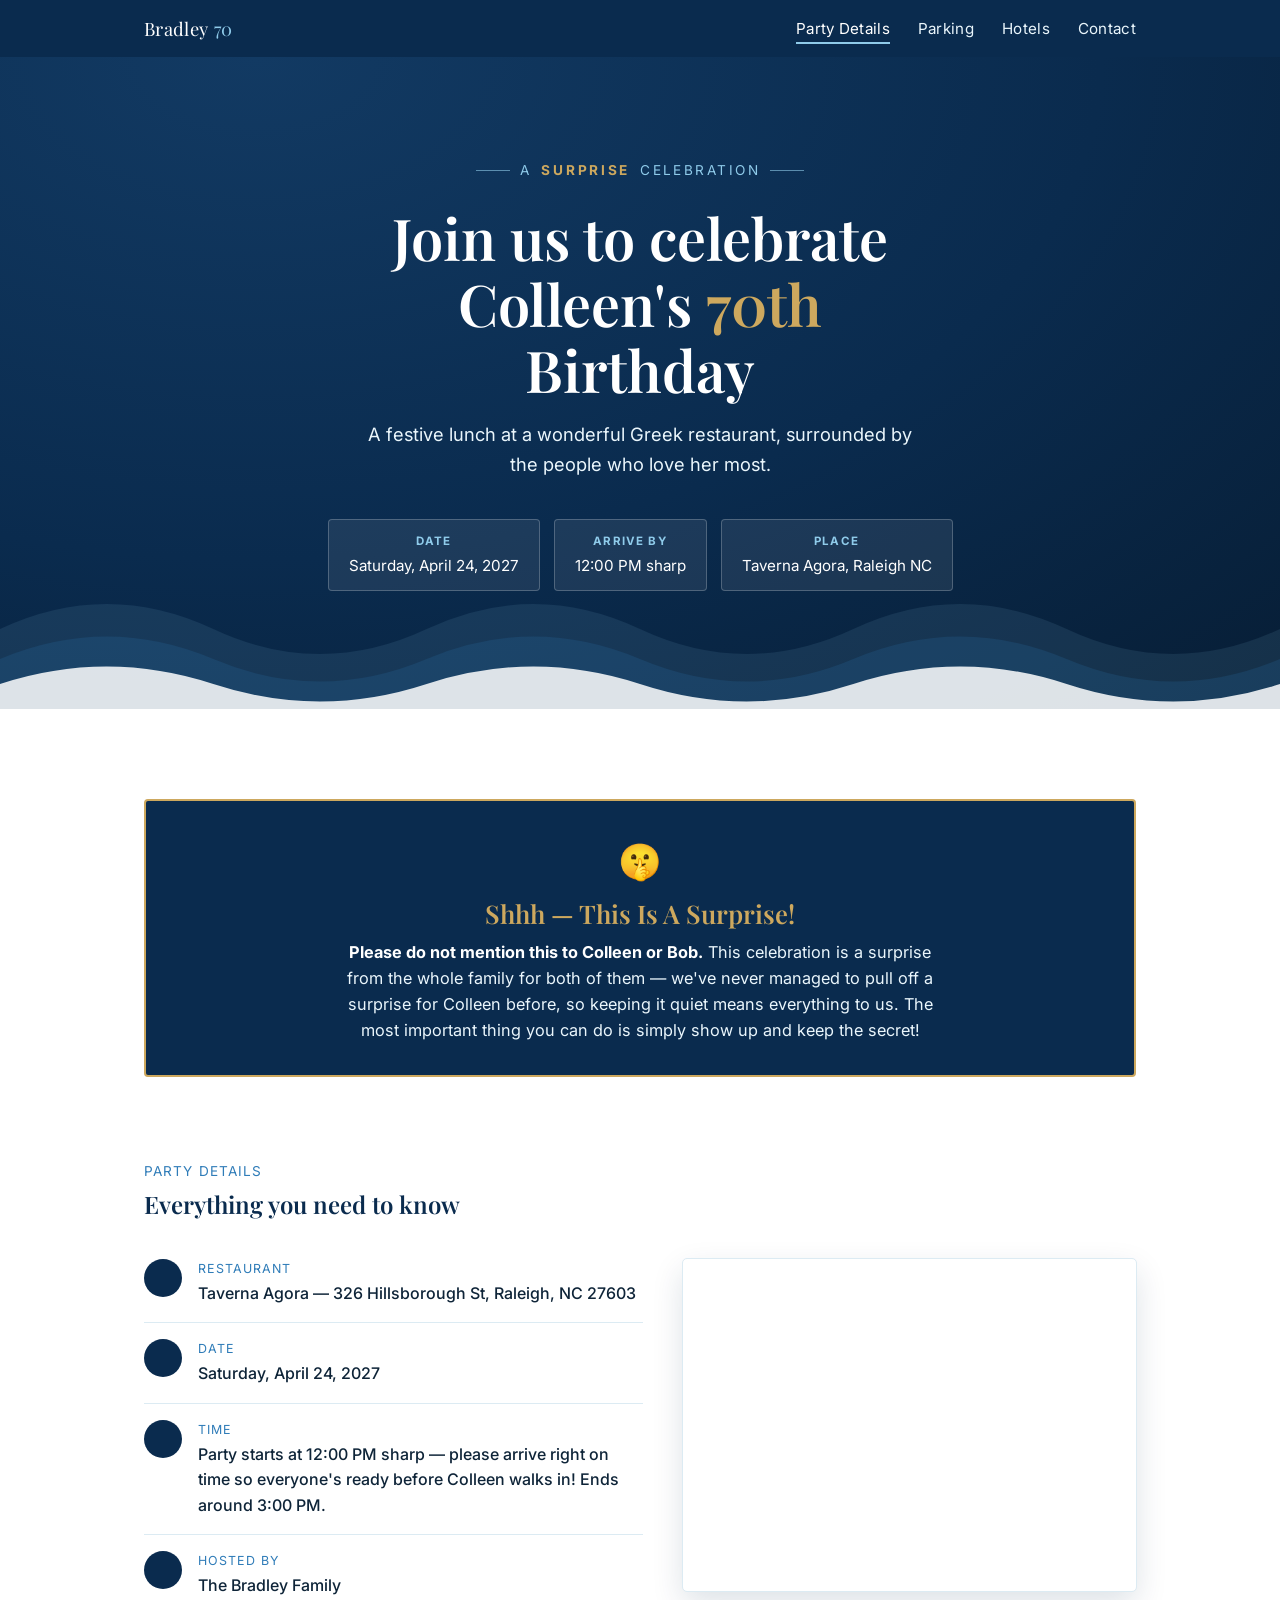
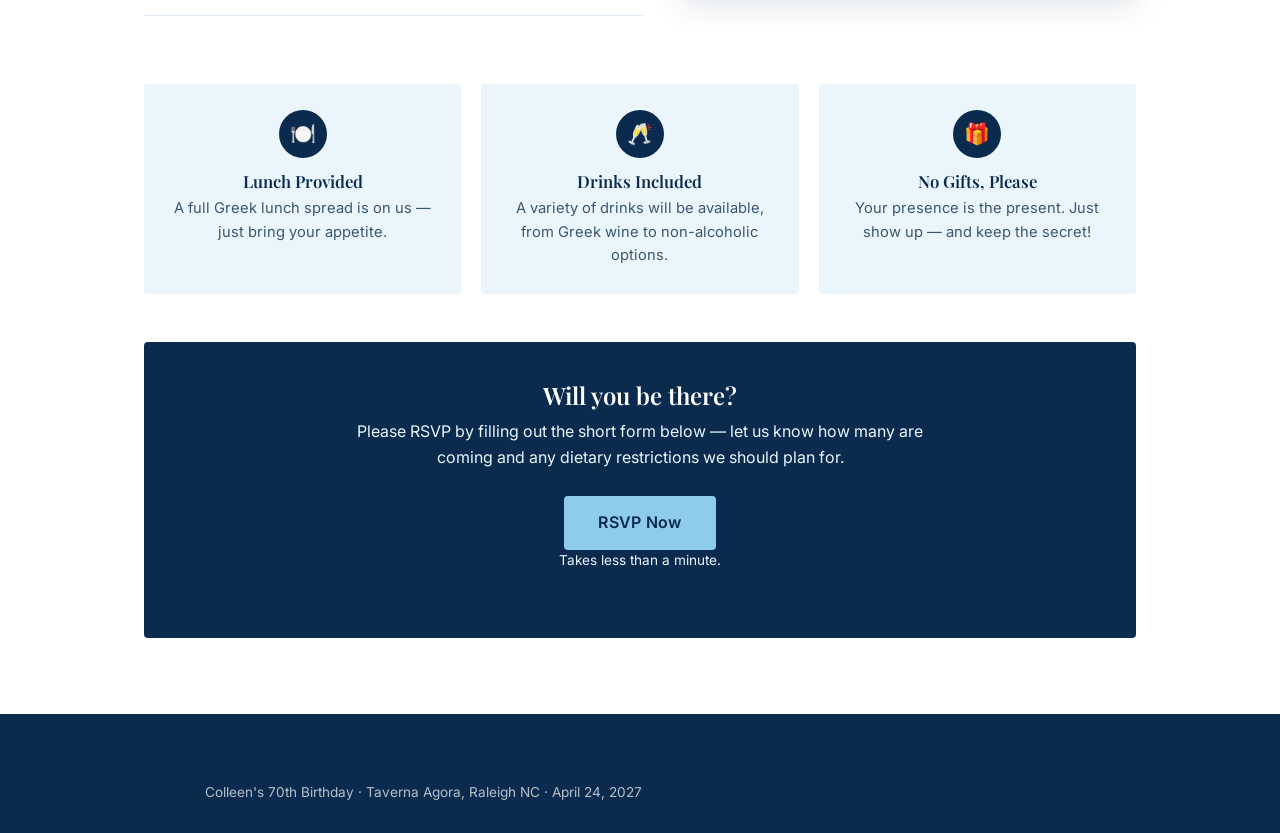
<file: index.html>
<!DOCTYPE html>
<html lang="en">
<head>
<script async src="https://www.googletagmanager.com/gtag/js?id=G-ZTTYRQSSDW"></script>
<script>
  window.dataLayer = window.dataLayer || [];
  function gtag(){dataLayer.push(arguments);}
  gtag('js', new Date());
  gtag('config', 'G-ZTTYRQSSDW');
</script>
<meta charset="UTF-8">
<meta name="viewport" content="width=device-width, initial-scale=1.0">
<title>Colleen's 70th Birthday Celebration | Taverna Agora</title>
<meta name="description" content="Join us for a surprise 70th birthday celebration for Colleen at Taverna Agora, Raleigh, NC.">
<link rel="preconnect" href="https://fonts.googleapis.com">
<link rel="preconnect" href="https://fonts.gstatic.com" crossorigin>
<link href="https://fonts.googleapis.com/css2?family=Playfair+Display:wght@600;700&family=Inter:wght@400;500;600&display=swap" rel="stylesheet">
<link rel="stylesheet" href="css/style.css">
</head>
<body>

<nav class="site-nav">
  <div class="container">
    <a href="index.html" class="brand">Bradley <em>70</em></a>
    <ul>
      <li><a href="index.html" class="nav-link active">Party Details</a></li>
      <li><a href="parking.html" class="nav-link">Parking</a></li>
      <li><a href="hotels.html" class="nav-link">Hotels</a></li>
      <li><a href="contact.html" class="nav-link">Contact</a></li>
    </ul>
  </div>
</nav>

<header class="hero">
  <div class="container">
    <span class="eyebrow-mark">A <em class="highlight">SURPRISE</em> CELEBRATION</span>
    <h1>Join us to celebrate<br>Colleen's <span class="age">70th</span> Birthday</h1>
    <p class="sub">A festive lunch at a wonderful Greek restaurant, surrounded by the people who love her most.</p>
    <div class="facts">
      <div class="fact"><strong>DATE</strong> Saturday, April 24, 2027</div>
      <div class="fact"><strong>ARRIVE BY</strong> 12:00 PM sharp</div>
      <div class="fact"><strong>PLACE</strong> Taverna Agora, Raleigh NC</div>
    </div>
  </div>
  <div class="waves"></div>
</header>

<div class="key-rule"></div>

<section class="section" style="padding-bottom: 0;">
  <div class="container">
    <div class="surprise-banner">
      <div class="shh-icon">🤫</div>
      <h2>Shhh — This Is A Surprise!</h2>
      <p><strong>Please do not mention this to Colleen or Bob.</strong> This celebration is a surprise from the whole family for both of them — we've never managed to pull off a surprise for Colleen before, so keeping it quiet means everything to us. The most important thing you can do is simply show up and keep the secret!</p>
    </div>
  </div>
</section>

<main>
  <section class="section" id="details">
    <div class="container">
      <div class="section-head">
        <span class="tag">PARTY DETAILS</span>
        <h2>Everything you need to know</h2>
      </div>

      <div class="detail-grid">
        <div>
          <ul class="detail-list">
            <li>
              <span class="icon">
                <svg viewBox="0 0 24 24" fill="none" xmlns="http://www.w3.org/2000/svg"><path d="M12 2C7.6 2 4 5.6 4 10c0 5.4 7 11.5 7.3 11.8.2.2.5.3.7.3s.5-.1.7-.3C13 21.5 20 15.4 20 10c0-4.4-3.6-8-8-8Zm0 11a3 3 0 1 1 0-6 3 3 0 0 1 0 6Z" fill="%23ffffff"/></svg>
              </span>
              <span>
                <span class="label">RESTAURANT</span>
                <span class="value">Taverna Agora — 326 Hillsborough St, Raleigh, NC 27603</span>
              </span>
            </li>
            <li>
              <span class="icon">
                <svg viewBox="0 0 24 24" fill="none" xmlns="http://www.w3.org/2000/svg"><rect x="3" y="4" width="18" height="17" rx="2" stroke="%23ffffff" stroke-width="1.6"/><path d="M3 9h18M8 2v4M16 2v4" stroke="%23ffffff" stroke-width="1.6" stroke-linecap="round"/></svg>
              </span>
              <span>
                <span class="label">DATE</span>
                <span class="value">Saturday, April 24, 2027</span>
              </span>
            </li>
            <li>
              <span class="icon">
                <svg viewBox="0 0 24 24" fill="none" xmlns="http://www.w3.org/2000/svg"><circle cx="12" cy="12" r="9" stroke="%23ffffff" stroke-width="1.6"/><path d="M12 7v5l3.5 2" stroke="%23ffffff" stroke-width="1.6" stroke-linecap="round"/></svg>
              </span>
              <span>
                <span class="label">TIME</span>
                <span class="value">Party starts at 12:00 PM sharp — please arrive right on time so everyone's ready before Colleen walks in! Ends around 3:00 PM.</span>
              </span>
            </li>
            <li>
              <span class="icon">
                <svg viewBox="0 0 24 24" fill="none" xmlns="http://www.w3.org/2000/svg"><path d="M4 20V10l8-6 8 6v10h-5v-6H9v6H4Z" stroke="%23ffffff" stroke-width="1.6" stroke-linejoin="round"/></svg>
              </span>
              <span>
                <span class="label">HOSTED BY</span>
                <span class="value">The Bradley Family</span>
              </span>
            </li>
          </ul>
        </div>

        <div class="map-frame">
          <iframe
            src="https://www.google.com/maps?q=326+Hillsborough+St,+Raleigh,+NC+27603&output=embed"
            allowfullscreen loading="lazy" referrerpolicy="no-referrer-when-downgrade"
            title="Map to Taverna Agora, 326 Hillsborough St, Raleigh, NC 27603"></iframe>
        </div>
      </div>

      <div class="provide-grid">
        <div class="provide-card">
          <div class="icon-circle">🍽️</div>
          <h3>Lunch Provided</h3>
          <p>A full Greek lunch spread is on us — just bring your appetite.</p>
        </div>
        <div class="provide-card">
          <div class="icon-circle">🥂</div>
          <h3>Drinks Included</h3>
          <p>A variety of drinks will be available, from Greek wine to non-alcoholic options.</p>
        </div>
        <div class="provide-card">
          <div class="icon-circle">🎁</div>
          <h3>No Gifts, Please</h3>
          <p>Your presence is the present. Just show up — and keep the secret!</p>
        </div>
      </div>

      <div class="rsvp-box">
        <h2>Will you be there?</h2>
        <p>Please RSVP by filling out the short form below — let us know how many are coming and any dietary restrictions we should plan for.</p>
        <a class="btn" href="https://docs.google.com/forms/d/e/1FAIpQLSdZSGmKIFh0bM7-O-mMtYijqo8UPM6EqAW4TR5RbbBrbN6z6A/viewform?usp=header" target="_blank" rel="noopener">RSVP Now</a>
        <p class="rsvp-note">Takes less than a minute.</p>
      </div>
    </div>
  </section>
</main>

<footer class="site-footer">
  <div class="container">
    <div class="key-rule on-light"></div>
    <p style="margin:0;">Colleen's 70th Birthday · Taverna Agora, Raleigh NC · April 24, 2027</p>
  </div>
</footer>

</body>
</html>
</file>
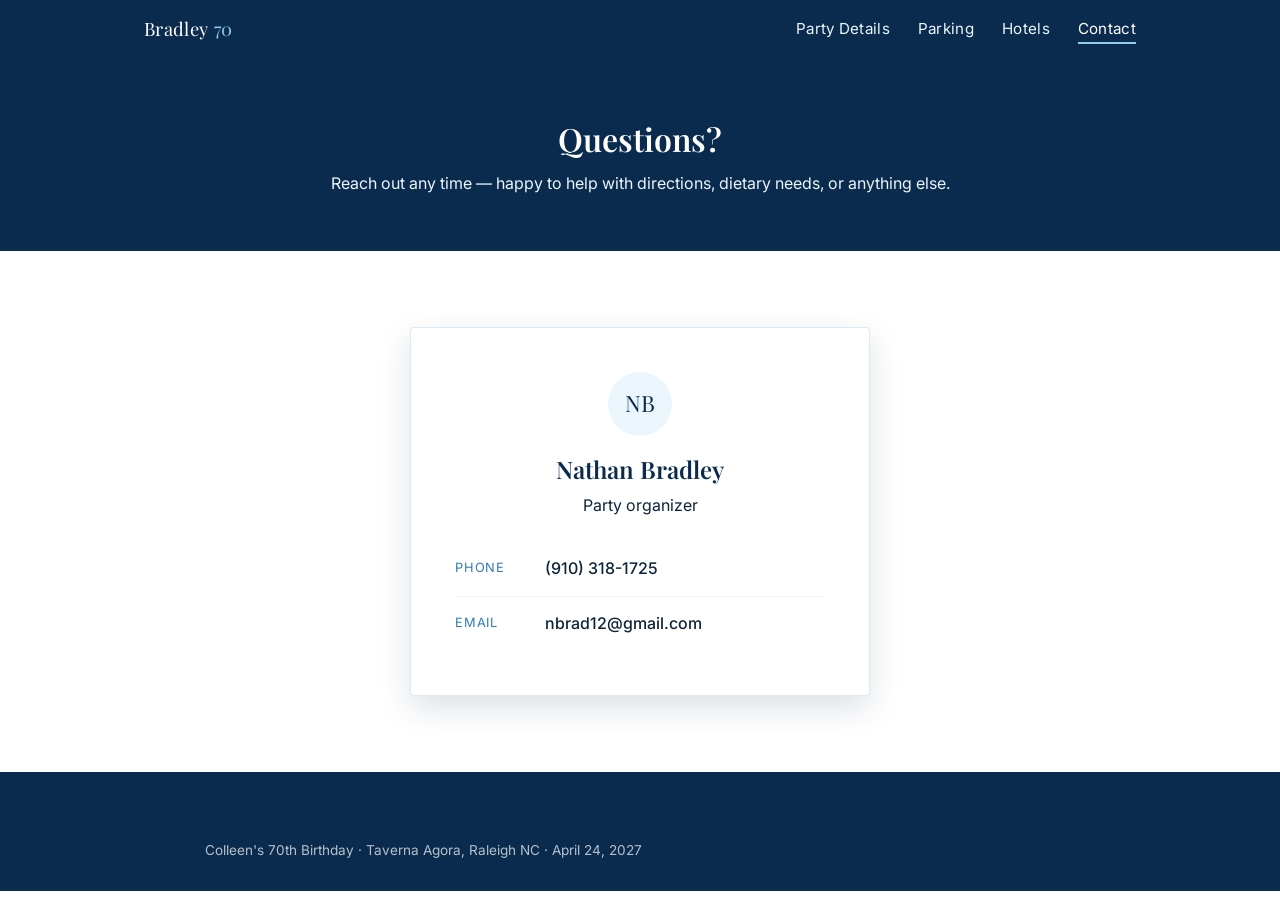
<file: contact.html>
<!DOCTYPE html>
<html lang="en">
<head>
 <script async src="https://www.googletagmanager.com/gtag/js?id=G-ZTTYRQSSDW"></script>
<script>
  window.dataLayer = window.dataLayer || [];
  function gtag(){dataLayer.push(arguments);}
  gtag('js', new Date());
  gtag('config', 'G-ZTTYRQSSDW');
</script>
<meta charset="UTF-8">
<meta name="viewport" content="width=device-width, initial-scale=1.0">
<title>Contact | Colleen's 70th Birthday</title>
<link rel="preconnect" href="https://fonts.googleapis.com">
<link rel="preconnect" href="https://fonts.gstatic.com" crossorigin>
<link href="https://fonts.googleapis.com/css2?family=Playfair+Display:wght@600;700&family=Inter:wght@400;500;600&display=swap" rel="stylesheet">
<link rel="stylesheet" href="css/style.css">
</head>
<body>

<nav class="site-nav">
  <div class="container">
    <a href="index.html" class="brand">Bradley <em>70</em></a>
    <ul>
      <li><a href="index.html" class="nav-link">Party Details</a></li>
      <li><a href="parking.html" class="nav-link">Parking</a></li>
      <li><a href="hotels.html" class="nav-link">Hotels</a></li>
      <li><a href="contact.html" class="nav-link active">Contact</a></li>
    </ul>
  </div>
</nav>

<header class="page-header">
  <div class="container">
    <h1>Questions?</h1>
    <p>Reach out any time — happy to help with directions, dietary needs, or anything else.</p>
  </div>
</header>

<main class="section">
  <div class="container">
    <div class="contact-card">
      <div class="avatar-mark">NB</div>
      <h2>Nathan Bradley</h2>
      <p style="margin:0 auto; text-align:center;">Party organizer</p>

      <ul class="contact-rows">
        <li>
          <span class="label">PHONE</span>
          <span class="value"><a href="tel:+19103181725">(910) 318-1725</a></span>
        </li>
        <li>
          <span class="label">EMAIL</span>
          <span class="value"><a href="mailto:nbrad12@gmail.com">nbrad12@gmail.com</a></span>
        </li>
      </ul>
    </div>
  </div>
</main>

<footer class="site-footer">
  <div class="container">
    <div class="key-rule on-light"></div>
    <p style="margin:0;">Colleen's 70th Birthday · Taverna Agora, Raleigh NC · April 24, 2027</p>
  </div>
</footer>

</body>
</html>
</file>
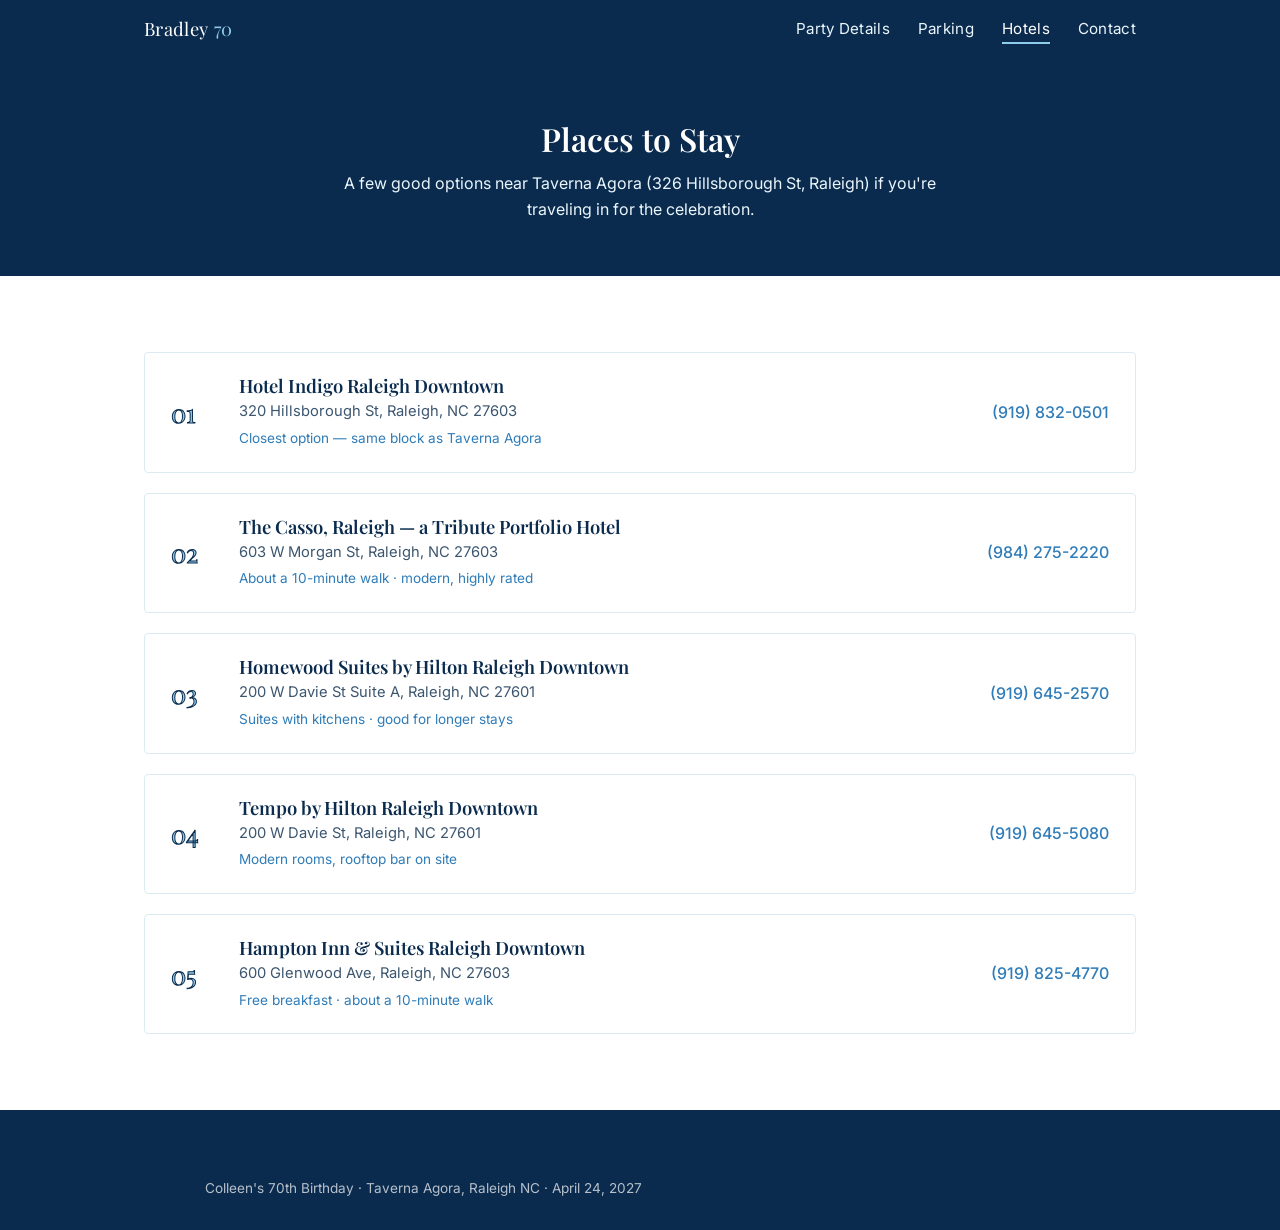
<file: hotels.html>
<!DOCTYPE html>
<html lang="en">
<head>
  <script async src="https://www.googletagmanager.com/gtag/js?id=G-ZTTYRQSSDW"></script>
<script>
  window.dataLayer = window.dataLayer || [];
  function gtag(){dataLayer.push(arguments);}
  gtag('js', new Date());
  gtag('config', 'G-ZTTYRQSSDW');
</script>
<meta charset="UTF-8">
<meta name="viewport" content="width=device-width, initial-scale=1.0">
<title>Nearby Hotels | Colleen's 70th Birthday</title>
<link rel="preconnect" href="https://fonts.googleapis.com">
<link rel="preconnect" href="https://fonts.gstatic.com" crossorigin>
<link href="https://fonts.googleapis.com/css2?family=Playfair+Display:wght@600;700&family=Inter:wght@400;500;600&display=swap" rel="stylesheet">
<link rel="stylesheet" href="css/style.css">
</head>
<body>

<nav class="site-nav">
  <div class="container">
    <a href="index.html" class="brand">Bradley <em>70</em></a>
    <ul>
      <li><a href="index.html" class="nav-link">Party Details</a></li>
      <li><a href="parking.html" class="nav-link">Parking</a></li>
      <li><a href="hotels.html" class="nav-link active">Hotels</a></li>
      <li><a href="contact.html" class="nav-link">Contact</a></li>
    </ul>
  </div>
</nav>

<header class="page-header">
  <div class="container">
    <h1>Places to Stay</h1>
    <p>A few good options near Taverna Agora (326 Hillsborough St, Raleigh) if you're traveling in for the celebration.</p>
  </div>
</header>

<main class="section">
  <div class="container">
    <div class="hotel-list">

      <div class="hotel-card">
        <span class="num">01</span>
        <div>
          <h3>Hotel Indigo Raleigh Downtown</h3>
          <div class="addr">320 Hillsborough St, Raleigh, NC 27603</div>
          <div class="meta">Closest option — same block as Taverna Agora</div>
        </div>
        <div class="phone"><a href="tel:+19198320501">(919) 832-0501</a></div>
      </div>

      <div class="hotel-card">
        <span class="num">02</span>
        <div>
          <h3>The Casso, Raleigh — a Tribute Portfolio Hotel</h3>
          <div class="addr">603 W Morgan St, Raleigh, NC 27603</div>
          <div class="meta">About a 10-minute walk · modern, highly rated</div>
        </div>
        <div class="phone"><a href="tel:+19842752220">(984) 275-2220</a></div>
      </div>

      <div class="hotel-card">
        <span class="num">03</span>
        <div>
          <h3>Homewood Suites by Hilton Raleigh Downtown</h3>
          <div class="addr">200 W Davie St Suite A, Raleigh, NC 27601</div>
          <div class="meta">Suites with kitchens · good for longer stays</div>
        </div>
        <div class="phone"><a href="tel:+19196452570">(919) 645-2570</a></div>
      </div>

      <div class="hotel-card">
        <span class="num">04</span>
        <div>
          <h3>Tempo by Hilton Raleigh Downtown</h3>
          <div class="addr">200 W Davie St, Raleigh, NC 27601</div>
          <div class="meta">Modern rooms, rooftop bar on site</div>
        </div>
        <div class="phone"><a href="tel:+19196455080">(919) 645-5080</a></div>
      </div>

      <div class="hotel-card">
        <span class="num">05</span>
        <div>
          <h3>Hampton Inn &amp; Suites Raleigh Downtown</h3>
          <div class="addr">600 Glenwood Ave, Raleigh, NC 27603</div>
          <div class="meta">Free breakfast · about a 10-minute walk</div>
        </div>
        <div class="phone"><a href="tel:+19198254770">(919) 825-4770</a></div>
      </div>

    </div>
  </div>
</main>

<footer class="site-footer">
  <div class="container">
    <div class="key-rule on-light"></div>
    <p style="margin:0;">Colleen's 70th Birthday · Taverna Agora, Raleigh NC · April 24, 2027</p>
  </div>
</footer>

</body>
</html>
</file>
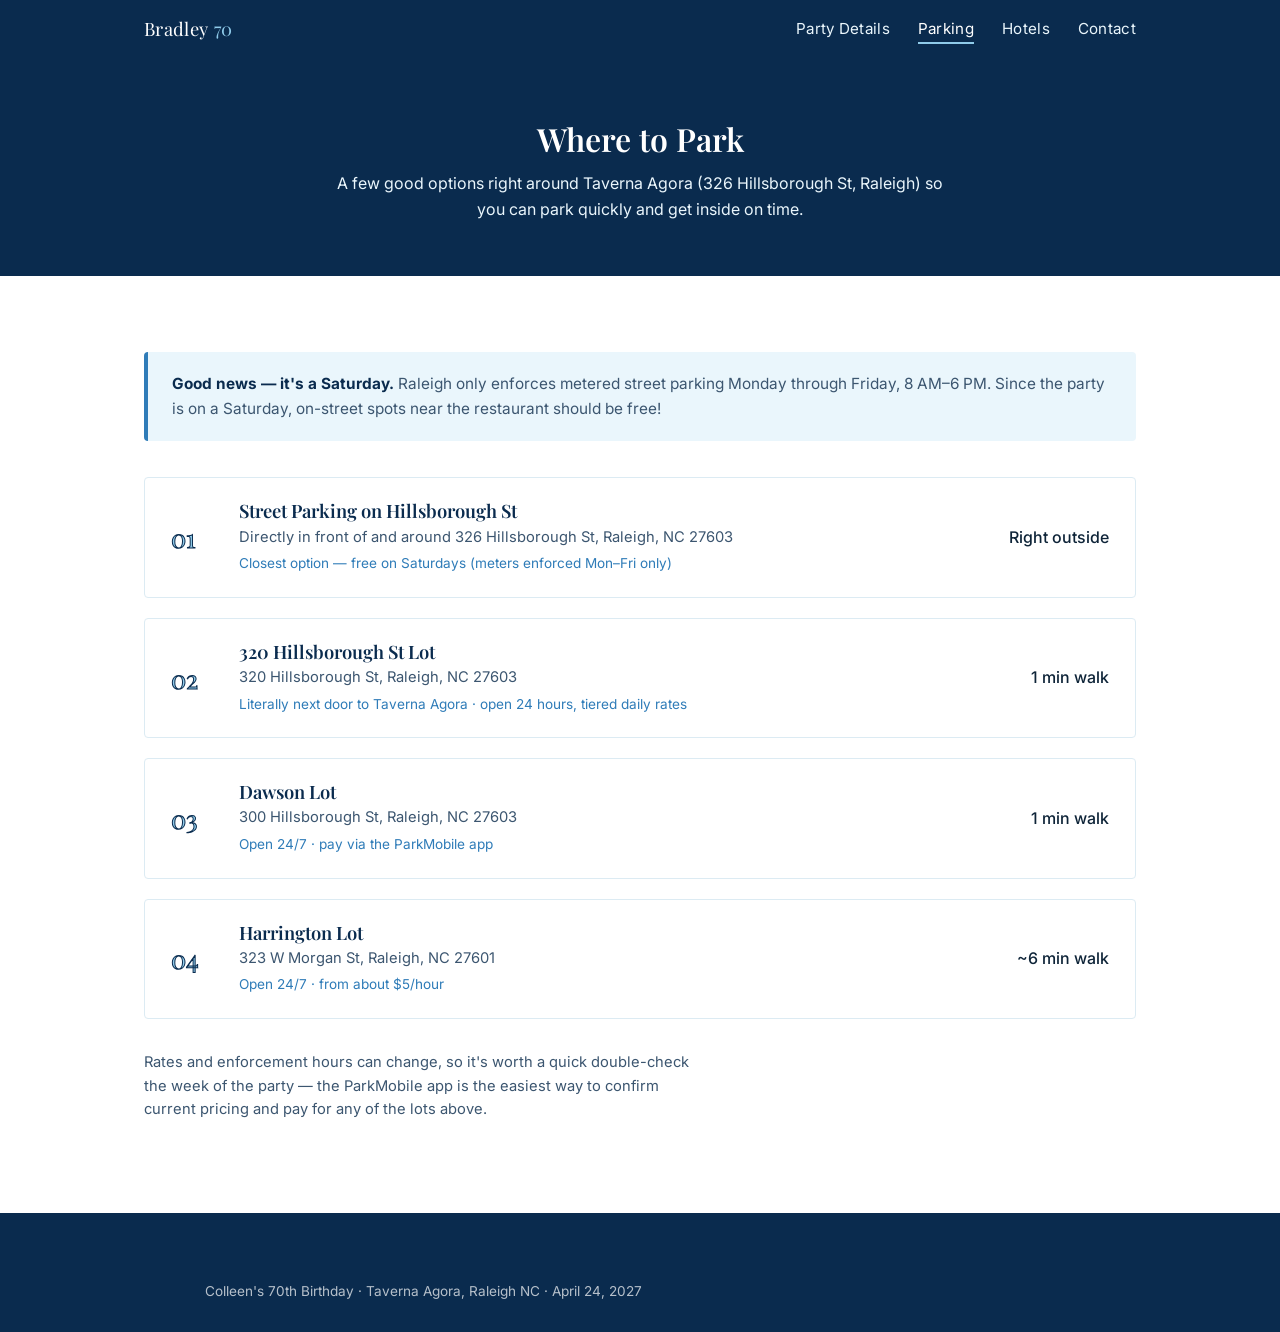
<file: parking.html>
<!DOCTYPE html>
<html lang="en">
<head>
  <script async src="https://www.googletagmanager.com/gtag/js?id=G-ZTTYRQSSDW"></script>
<script>
  window.dataLayer = window.dataLayer || [];
  function gtag(){dataLayer.push(arguments);}
  gtag('js', new Date());
  gtag('config', 'G-ZTTYRQSSDW');
</script>
<meta charset="UTF-8">
<meta name="viewport" content="width=device-width, initial-scale=1.0">
<title>Parking | Colleen's 70th Birthday</title>
<link rel="preconnect" href="https://fonts.googleapis.com">
<link rel="preconnect" href="https://fonts.gstatic.com" crossorigin>
<link href="https://fonts.googleapis.com/css2?family=Playfair+Display:wght@600;700&family=Inter:wght@400;500;600&display=swap" rel="stylesheet">
<link rel="stylesheet" href="css/style.css">
</head>
<body>

<nav class="site-nav">
  <div class="container">
    <a href="index.html" class="brand">Bradley <em>70</em></a>
    <ul>
      <li><a href="index.html" class="nav-link">Party Details</a></li>
      <li><a href="parking.html" class="nav-link active">Parking</a></li>
      <li><a href="hotels.html" class="nav-link">Hotels</a></li>
      <li><a href="contact.html" class="nav-link">Contact</a></li>
    </ul>
  </div>
</nav>

<header class="page-header">
  <div class="container">
    <h1>Where to Park</h1>
    <p>A few good options right around Taverna Agora (326 Hillsborough St, Raleigh) so you can park quickly and get inside on time.</p>
  </div>
</header>

<main class="section">
  <div class="container">

    <div class="expect-note" style="margin-bottom: 36px;">
      <strong>Good news — it's a Saturday.</strong> Raleigh only enforces metered street parking Monday through Friday, 8 AM–6 PM. Since the party is on a Saturday, on-street spots near the restaurant should be free!
    </div>

    <div class="hotel-list">

      <div class="hotel-card">
        <span class="num">01</span>
        <div>
          <h3>Street Parking on Hillsborough St</h3>
          <div class="addr">Directly in front of and around 326 Hillsborough St, Raleigh, NC 27603</div>
          <div class="meta">Closest option — free on Saturdays (meters enforced Mon–Fri only)</div>
        </div>
        <div class="phone">Right outside</div>
      </div>

      <div class="hotel-card">
        <span class="num">02</span>
        <div>
          <h3>320 Hillsborough St Lot</h3>
          <div class="addr">320 Hillsborough St, Raleigh, NC 27603</div>
          <div class="meta">Literally next door to Taverna Agora · open 24 hours, tiered daily rates</div>
        </div>
        <div class="phone">1 min walk</div>
      </div>

      <div class="hotel-card">
        <span class="num">03</span>
        <div>
          <h3>Dawson Lot</h3>
          <div class="addr">300 Hillsborough St, Raleigh, NC 27603</div>
          <div class="meta">Open 24/7 · pay via the ParkMobile app</div>
        </div>
        <div class="phone">1 min walk</div>
      </div>

      <div class="hotel-card">
        <span class="num">04</span>
        <div>
          <h3>Harrington Lot</h3>
          <div class="addr">323 W Morgan St, Raleigh, NC 27601</div>
          <div class="meta">Open 24/7 · from about $5/hour</div>
        </div>
        <div class="phone">~6 min walk</div>
      </div>

    </div>

    <p style="margin-top: 32px; color: var(--ink-soft); font-size: 0.92rem;">Rates and enforcement hours can change, so it's worth a quick double-check the week of the party — the ParkMobile app is the easiest way to confirm current pricing and pay for any of the lots above.</p>
  </div>
</main>

<footer class="site-footer">
  <div class="container">
    <div class="key-rule on-light"></div>
    <p style="margin:0;">Colleen's 70th Birthday · Taverna Agora, Raleigh NC · April 24, 2027</p>
  </div>
</footer>

</body>
</html>
</file>
<file: css/style.css>
/* ==========================================================================
   Mom's 70th Birthday — shared styles
   Palette: deep Aegean navy, Santorini blue, sky blue, white
   Type: Playfair Display (display) + Inter (body)
   ========================================================================== */

:root {
  --navy-deep: #0a2b4e;
  --navy: #123a63;
  --blue: #2f7cb8;
  --sky: #8fcbea;
  --sky-pale: #eaf6fc;
  --white: #ffffff;
  --ink: #0e2438;
  --ink-soft: #3c5670;
  --gold: #cda85e; /* single, sparing accent — used only for the "70" */

  --radius: 4px;
  --max-width: 1040px;
  --shadow: 0 12px 32px rgba(10, 43, 78, 0.14);
}

* { box-sizing: border-box; }

html {
  scroll-behavior: smooth;
}

body {
  margin: 0;
  font-family: 'Inter', -apple-system, BlinkMacSystemFont, 'Segoe UI', sans-serif;
  color: var(--ink);
  background: var(--white);
  line-height: 1.6;
  -webkit-font-smoothing: antialiased;
}

h1, h2, h3, .display {
  font-family: 'Playfair Display', Georgia, serif;
  font-weight: 600;
  color: var(--navy-deep);
  margin: 0 0 0.4em 0;
  line-height: 1.15;
}

p { margin: 0 0 1em 0; max-width: 62ch; }

a { color: var(--blue); }

img, svg { max-width: 100%; display: block; }

.container {
  max-width: var(--max-width);
  margin: 0 auto;
  padding: 0 24px;
}

/* ---------- Greek key motif ---------- */
.key-rule {
  height: 14px;
  width: 100%;
  background-image: url("data:image/svg+xml,%3Csvg xmlns='http://www.w3.org/2000/svg' width='28' height='14' viewBox='0 0 28 14'%3E%3Cpath d='M0 14V0h28v4H8v2h16v4H8v2h20v2z' fill='%23ffffff'/%3E%3C/svg%3E");
  background-repeat: repeat-x;
  background-size: 28px 14px;
  opacity: 0.9;
}
.key-rule.on-light {
  background-image: url("data:image/svg+xml,%3Csvg xmlns='http://www.w3.org/2000/svg' width='28' height='14' viewBox='0 0 28 14'%3E%3Cpath d='M0 14V0h28v4H8v2h16v4H8v2h20v2z' fill='%230a2b4e'/%3E%3C/svg%3E");
  opacity: 0.15;
}

/* ---------- Nav ---------- */
.site-nav {
  background: var(--navy-deep);
  position: sticky;
  top: 0;
  z-index: 50;
}
.site-nav .container {
  display: flex;
  align-items: center;
  justify-content: space-between;
  padding-top: 14px;
  padding-bottom: 14px;
}
.site-nav .brand {
  font-family: 'Playfair Display', serif;
  color: var(--white);
  font-size: 1.15rem;
  letter-spacing: 0.02em;
  text-decoration: none;
}
.site-nav .brand em { color: var(--sky); font-style: normal; }
.site-nav ul {
  list-style: none;
  display: flex;
  gap: 28px;
  margin: 0;
  padding: 0;
}
.site-nav a.nav-link {
  color: var(--sky-pale);
  text-decoration: none;
  font-size: 0.95rem;
  letter-spacing: 0.02em;
  padding-bottom: 4px;
  border-bottom: 2px solid transparent;
  transition: border-color 0.2s ease, color 0.2s ease;
}
.site-nav a.nav-link:hover,
.site-nav a.nav-link.active {
  color: var(--white);
  border-bottom-color: var(--sky);
}
.nav-toggle { display: none; }

@media (max-width: 640px) {
  .site-nav .container { flex-wrap: wrap; }
  .site-nav ul { width: 100%; justify-content: center; gap: 20px; padding-top: 10px; flex-wrap: wrap; }
}

/* ---------- Hero ---------- */
.hero {
  position: relative;
  overflow: hidden;
  background: radial-gradient(120% 140% at 20% 0%, var(--navy) 0%, var(--navy-deep) 55%, #071d34 100%);
  color: var(--white);
  padding: 96px 0 110px;
  text-align: center;
}
.hero .waves {
  position: absolute;
  inset: auto 0 0 0;
  height: 140px;
  background-image: url("data:image/svg+xml,%3Csvg xmlns='http://www.w3.org/2000/svg' viewBox='0 0 1200 140' preserveAspectRatio='none'%3E%3Cpath d='M0 60 Q 100 10 200 60 T 400 60 T 600 60 T 800 60 T 1000 60 T 1200 60 V140 H0 Z' fill='%238fcbea' fill-opacity='0.10'/%3E%3Cpath d='M0 90 Q 100 45 200 90 T 400 90 T 600 90 T 800 90 T 1000 90 T 1200 90 V140 H0 Z' fill='%232f7cb8' fill-opacity='0.18'/%3E%3Cpath d='M0 115 Q 100 80 200 115 T 400 115 T 600 115 T 800 115 T 1000 115 T 1200 115 V140 H0 Z' fill='%23ffffff' fill-opacity='0.85'/%3E%3C/svg%3E");
  background-repeat: no-repeat;
  background-size: 100% 100%;
}
.hero .eyebrow-mark {
  display: inline-flex;
  align-items: center;
  gap: 10px;
  color: var(--sky);
  font-size: 0.85rem;
  letter-spacing: 0.18em;
  margin-bottom: 22px;
}
.hero .eyebrow-mark::before,
.hero .eyebrow-mark::after {
  content: "";
  width: 34px;
  height: 1px;
  background: var(--sky);
  opacity: 0.6;
}
.hero .eyebrow-mark em.highlight {
  font-style: normal;
  color: var(--gold);
  font-weight: 700;
  letter-spacing: 0.2em;
}
.hero h1 {
  color: var(--white);
  font-size: clamp(2.2rem, 5vw, 3.6rem);
  max-width: 16ch;
  margin: 0 auto 18px;
}
.hero h1 .age {
  color: var(--gold);
}
.hero .sub {
  color: var(--sky-pale);
  font-size: 1.15rem;
  max-width: 46ch;
  margin: 0 auto 40px;
}
.hero .facts {
  display: flex;
  flex-wrap: wrap;
  justify-content: center;
  gap: 14px;
  margin-bottom: 8px;
}
.hero .fact {
  background: rgba(255,255,255,0.08);
  border: 1px solid rgba(255,255,255,0.22);
  border-radius: var(--radius);
  padding: 12px 20px;
  font-size: 0.95rem;
  color: var(--white);
}
.hero .fact strong { color: var(--sky); display: block; font-size: 0.72rem; letter-spacing: 0.1em; margin-bottom: 3px; }

/* ---------- Section ---------- */
.section {
  padding: 76px 0;
}
.section.alt {
  background: var(--sky-pale);
}
.section-head {
  margin-bottom: 40px;
}
.section-head .tag {
  color: var(--blue);
  font-size: 0.85rem;
  letter-spacing: 0.08em;
  display: block;
  margin-bottom: 8px;
}

/* ---------- Party detail card ---------- */
.detail-grid {
  display: grid;
  grid-template-columns: 1.1fr 1fr;
  gap: 40px;
  align-items: start;
}
@media (max-width: 800px) {
  .detail-grid { grid-template-columns: 1fr; }
}
.detail-list {
  list-style: none;
  margin: 0 0 28px 0;
  padding: 0;
}
.detail-list li {
  display: flex;
  gap: 16px;
  padding: 16px 0;
  border-bottom: 1px solid #dcebf3;
}
.detail-list li:first-child { padding-top: 0; }
.detail-list .icon {
  flex: none;
  width: 38px;
  height: 38px;
  border-radius: 50%;
  background: var(--navy-deep);
  display: flex;
  align-items: center;
  justify-content: center;
}
.detail-list .icon svg { width: 18px; height: 18px; }
.detail-list .label {
  font-size: 0.78rem;
  letter-spacing: 0.08em;
  color: var(--blue);
  display: block;
  margin-bottom: 2px;
}
.detail-list .value { color: var(--ink); font-weight: 500; }

.map-frame {
  border-radius: var(--radius);
  overflow: hidden;
  box-shadow: var(--shadow);
  border: 6px solid var(--white);
  outline: 1px solid #dcebf3;
}
.map-frame iframe { width: 100%; height: 320px; border: 0; display: block; }

/* ---------- Surprise banner ---------- */
.surprise-banner {
  background: var(--navy-deep);
  border: 2px solid var(--gold);
  border-radius: var(--radius);
  padding: 32px 36px;
  margin: 0 0 8px;
  text-align: center;
  color: var(--white);
}
.surprise-banner .shh-icon { font-size: 2.2rem; margin-bottom: 10px; }
.surprise-banner h2 { color: var(--gold); font-size: 1.6rem; margin-bottom: 10px; }
.surprise-banner p { color: var(--sky-pale); max-width: 60ch; margin: 0 auto; font-size: 1.02rem; }
.surprise-banner p strong { color: var(--white); }

/* ---------- What we're providing ---------- */
.provide-grid {
  display: grid;
  grid-template-columns: repeat(3, 1fr);
  gap: 20px;
  margin: 40px 0 0;
}
@media (max-width: 800px) { .provide-grid { grid-template-columns: 1fr; } }
.provide-card {
  background: var(--sky-pale);
  border-radius: var(--radius);
  padding: 26px 22px;
  text-align: center;
}
.provide-card .icon-circle {
  width: 48px; height: 48px; border-radius: 50%; background: var(--navy-deep);
  display: flex; align-items: center; justify-content: center; margin: 0 auto 14px;
  font-size: 1.3rem;
}
.provide-card h3 { font-size: 1.05rem; margin-bottom: 6px; }
.provide-card p { font-size: 0.92rem; color: var(--ink-soft); margin: 0; }

.expect-note {
  background: var(--sky-pale);
  border-left: 4px solid var(--blue);
  border-radius: var(--radius);
  padding: 20px 24px;
  color: var(--ink-soft);
  font-size: 0.96rem;
}
.expect-note strong { color: var(--navy-deep); }

/* ---------- RSVP ---------- */
.rsvp-box {
  background: var(--navy-deep);
  color: var(--white);
  border-radius: var(--radius);
  padding: 40px;
  text-align: center;
  margin-top: 48px;
}
.rsvp-box h2 { color: var(--white); }
.rsvp-box p { color: var(--sky-pale); margin: 0 auto 26px; }
.btn {
  display: inline-block;
  background: var(--sky);
  color: var(--navy-deep);
  font-weight: 600;
  text-decoration: none;
  padding: 14px 34px;
  border-radius: var(--radius);
  letter-spacing: 0.02em;
  transition: transform 0.15s ease, background 0.15s ease;
}
.btn:hover { background: var(--white); transform: translateY(-1px); }
.rsvp-note { color: rgba(255,255,255,0.6); font-size: 0.85rem; margin-top: 18px; margin-bottom: 0; }

/* ---------- Simple page header (contact / hotels) ---------- */
.page-header {
  background: var(--navy-deep);
  color: var(--white);
  padding: 64px 0 54px;
  text-align: center;
}
.page-header h1 { color: var(--white); }
.page-header p { color: var(--sky-pale); margin: 0 auto; }

/* ---------- Contact page ---------- */
.contact-card {
  max-width: 460px;
  margin: 0 auto;
  background: var(--white);
  border: 1px solid #dcebf3;
  border-radius: var(--radius);
  box-shadow: var(--shadow);
  padding: 44px;
  text-align: center;
}
.contact-card .avatar-mark {
  width: 64px;
  height: 64px;
  margin: 0 auto 20px;
  border-radius: 50%;
  background: var(--sky-pale);
  display: flex;
  align-items: center;
  justify-content: center;
  color: var(--navy-deep);
  font-family: 'Playfair Display', serif;
  font-size: 1.4rem;
}
.contact-rows { list-style: none; margin: 24px 0 0; padding: 0; text-align: left; }
.contact-rows li { display: flex; gap: 14px; padding: 14px 0; border-top: 1px solid #eef4f8; }
.contact-rows li:first-child { border-top: none; }
.contact-rows .label { width: 76px; flex: none; color: var(--blue); font-size: 0.8rem; letter-spacing: 0.06em; padding-top: 2px; }
.contact-rows .value a { color: var(--ink); text-decoration: none; font-weight: 500; }
.contact-rows .value a:hover { color: var(--blue); }

/* ---------- Hotels page ---------- */
.hotel-list {
  display: grid;
  gap: 20px;
}
.hotel-card {
  display: grid;
  grid-template-columns: auto 1fr auto;
  gap: 22px;
  align-items: center;
  background: var(--white);
  border: 1px solid #dcebf3;
  border-radius: var(--radius);
  padding: 22px 26px;
}
@media (max-width: 700px) {
  .hotel-card { grid-template-columns: 1fr; text-align: left; }
}
.hotel-card .num {
  font-family: 'Playfair Display', serif;
  font-size: 1.6rem;
  color: var(--sky);
  -webkit-text-stroke: 1px var(--navy-deep);
  width: 46px;
}
.hotel-card h3 { margin-bottom: 4px; font-size: 1.15rem; }
.hotel-card .addr { color: var(--ink-soft); font-size: 0.92rem; margin-bottom: 4px; }
.hotel-card .meta { color: var(--blue); font-size: 0.85rem; }
.hotel-card .phone { text-align: right; white-space: nowrap; font-weight: 500; }
.hotel-card .phone a { text-decoration: none; }

/* ---------- Footer ---------- */
.site-footer {
  background: var(--navy-deep);
  color: rgba(255,255,255,0.7);
  text-align: center;
  padding: 30px 0;
  font-size: 0.85rem;
}
.site-footer .key-rule { margin-bottom: 24px; }
</file>
